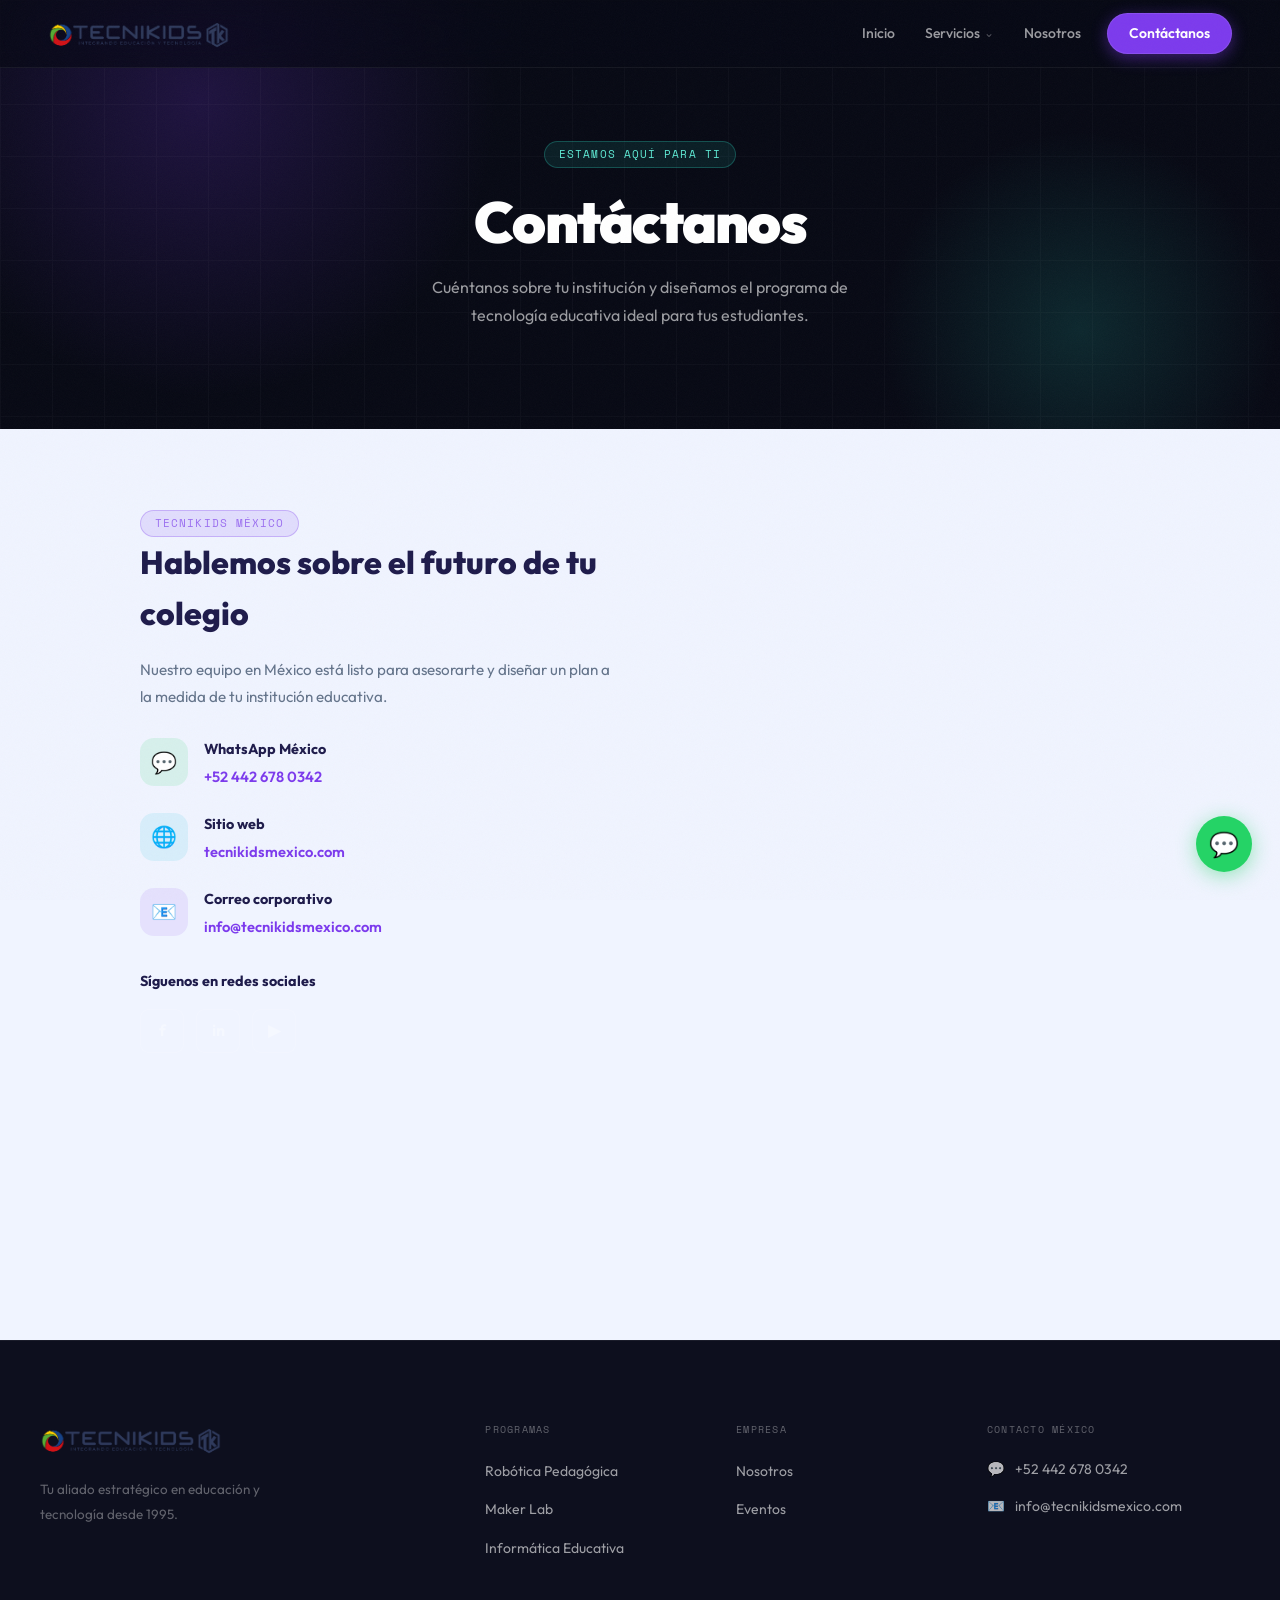
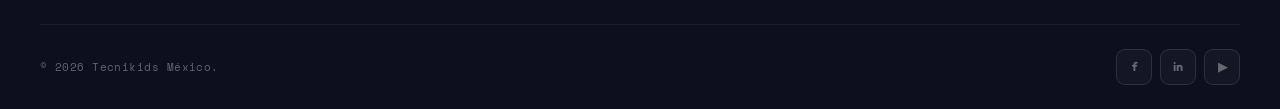
<file: contactenos.html>
<!DOCTYPE html>
<html lang="es">
<head>
  <meta charset="UTF-8"><meta name="viewport" content="width=device-width, initial-scale=1.0">
  <title>Contáctanos — Tecnikids México</title>
  <link rel="stylesheet" href="assets/css/shared.css">
  <style>
    .contact-grid{display:grid;grid-template-columns:1fr 1fr;gap:48px;max-width:1000px;margin:0 auto;}
    .contact-info h2{font-family:'Outfit',sans-serif;font-size:clamp(1.5rem,3vw,2rem);font-weight:800;color:var(--indigo);margin-bottom:16px;}
    .contact-info p{color:var(--gray);font-size:0.95rem;line-height:1.8;margin-bottom:28px;}
    .contact-item{display:flex;align-items:flex-start;gap:16px;margin-bottom:24px;}
    .contact-icon-box{width:48px;height:48px;border-radius:14px;display:flex;align-items:center;justify-content:center;font-size:1.3rem;flex-shrink:0;}
    .contact-icon-box.whatsapp{background:rgba(37,211,102,0.12);color:#25D366;}
    .contact-icon-box.email{background:rgba(124,58,237,0.1);color:var(--purple);}
    .contact-icon-box.web{background:rgba(6,182,212,0.1);color:var(--cyan);}
    .contact-label{font-weight:700;color:var(--indigo);font-size:0.9rem;margin-bottom:4px;}
    .contact-val{color:var(--gray);font-size:0.92rem;}
    .contact-val a{color:var(--purple);text-decoration:none;font-weight:600;}
    .contact-val a:hover{text-decoration:underline;}
    .form-card{background:white;border-radius:24px;padding:40px;box-shadow:0 8px 32px rgba(30,27,75,0.1);border-top:4px solid var(--purple);}
    .form-title{font-family:'Outfit',sans-serif;font-size:1.3rem;font-weight:700;color:var(--indigo);margin-bottom:24px;}
    .form-group{margin-bottom:18px;}
    .form-group label{display:block;font-weight:600;font-size:0.85rem;color:var(--indigo);margin-bottom:6px;}
    .form-group input,.form-group select,.form-group textarea{width:100%;padding:11px 14px;border:2px solid #E2E8F0;border-radius:10px;font-size:0.92rem;font-family:inherit;color:var(--indigo);transition:border-color 0.2s;outline:none;background:white;}
    .form-group input:focus,.form-group select:focus,.form-group textarea:focus{border-color:var(--purple);}
    .form-group textarea{resize:vertical;min-height:100px;}
    .btn-submit{width:100%;padding:13px;background:linear-gradient(135deg,var(--purple),var(--cyan));color:white;border:none;border-radius:10px;font-size:1rem;font-weight:700;cursor:pointer;transition:transform 0.2s,box-shadow 0.2s;}
    .btn-submit:hover{transform:translateY(-2px);box-shadow:0 8px 24px rgba(124,58,237,0.35);}
    .wa-btn{display:flex;align-items:center;justify-content:center;gap:12px;width:100%;padding:14px;background:#25D366;color:white;border-radius:10px;font-size:1rem;font-weight:700;text-decoration:none;margin-bottom:16px;transition:transform 0.2s,box-shadow 0.2s;}
    .wa-btn:hover{transform:translateY(-2px);box-shadow:0 8px 24px rgba(37,211,102,0.4);}
    .or-divider{text-align:center;color:var(--gray);font-size:0.85rem;margin:16px 0;position:relative;}
    .or-divider::before,.or-divider::after{content:'';position:absolute;top:50%;width:42%;height:1px;background:#E2E8F0;}
    .or-divider::before{left:0;} .or-divider::after{right:0;}
    .alert-success{background:#f0fdf4;color:#16a34a;border:1px solid #bbf7d0;border-radius:10px;padding:12px 16px;font-size:0.85rem;margin-bottom:16px;display:none;text-align:center;}
    @media(max-width:768px){.contact-grid{grid-template-columns:1fr;}}
  </style>
</head>
<body>
<nav id="navbar">
  <a href="index.html" class="nav-logo"><img src="assets/img/logo.png" alt="Tecnikids México"></a>
  <div class="nav-links">
    <a href="index.html">Inicio</a>
    <div class="nav-dropdown"><a href="#">Servicios</a>
      <div class="dropdown-menu">
        <a href="robotica-pedagogica.html">Robótica Pedagógica</a>
        <a href="maker-lab.html">Maker Lab</a>
        <a href="informatica-educativa.html">Informática Educativa</a>
      </div>
    </div>
    <a href="sobre-nosotros.html">Nosotros</a>
    <a href="contactenos.html" class="nav-cta">Contáctanos</a>
  </div>
  <button class="hamburger" id="hamburger"><span></span><span></span><span></span></button>
</nav>

<div class="page-hero">
  <div class="ph-orb-1"></div><div class="ph-orb-2"></div><div class="ph-grid"></div><div class="page-hero-content">
    <div class="section-tag">Estamos aquí para ti</div>
    <h1>Contáctanos</h1>
    <p>Cuéntanos sobre tu institución y diseñamos el programa de tecnología educativa ideal para tus estudiantes.</p>
  </div>
</div>

<section style="padding:80px 40px;background:var(--gray-bg);">
  <div class="contact-grid">
    <div class="contact-info">
      <div class="section-tag">Tecnikids México</div>
      <h2>Hablemos sobre el futuro de tu colegio</h2>
      <p>Nuestro equipo en México está listo para asesorarte y diseñar un plan a la medida de tu institución educativa.</p>

      <div class="contact-item">
        <div class="contact-icon-box whatsapp">💬</div>
        <div>
          <div class="contact-label">WhatsApp México</div>
          <div class="contact-val"><a href="https://wa.me/524426780342" target="_blank">+52 442 678 0342</a></div>
        </div>
      </div>
      <div class="contact-item">
        <div class="contact-icon-box web">🌐</div>
        <div>
          <div class="contact-label">Sitio web</div>
          <div class="contact-val"><a href="https://www.tecnikidsmexico.com" target="_blank">tecnikidsmexico.com</a></div>
        </div>
      </div>
      <div class="contact-item">
        <div class="contact-icon-box email">📧</div>
        <div>
          <div class="contact-label">Correo corporativo</div>
          <div class="contact-val"><a href="mailto:info@tecnikidsmexico.com">info@tecnikidsmexico.com</a></div>
        </div>
      </div>

      <div style="margin-top:32px;">
        <div style="font-weight:700;color:var(--indigo);margin-bottom:16px;font-size:0.9rem;">Síguenos en redes sociales</div>
        <div style="display:flex;gap:12px;">
          <a href="https://www.facebook.com/tecnikids" target="_blank" class="social-btn" style="width:44px;height:44px;font-size:1rem;">f</a>
          <a href="https://www.instagram.com/_tecnikids/" target="_blank" class="social-btn" style="width:44px;height:44px;font-size:1rem;">in</a>
          <a href="https://www.youtube.com/user/Tecnikids" target="_blank" class="social-btn" style="width:44px;height:44px;font-size:1rem;">▶</a>
        </div>
      </div>
    </div>

    <div class="form-card" style="padding:0;overflow:hidden;border-top:none;background:transparent;box-shadow:none;">
      <iframe
        src="https://api.rgeducationgroup.org/widget/form/guY2w8mp7rUS1nuKeQN4"
        style="width:100%;height:751px;border:none;border-radius:16px;display:block;"
        id="inline-guY2w8mp7rUS1nuKeQN4"
        data-layout="{'id':'INLINE'}"
        data-trigger-type="alwaysShow"
        data-trigger-value=""
        data-activation-type="alwaysActivated"
        data-activation-value=""
        data-deactivation-type="neverDeactivate"
        data-deactivation-value=""
        data-form-name="Form Pag Web Tecnikids"
        data-height="751"
        data-layout-iframe-id="inline-guY2w8mp7rUS1nuKeQN4"
        data-form-id="guY2w8mp7rUS1nuKeQN4"
        title="Form Pag Web Tecnikids">
      </iframe>
      <script src="https://api.rgeducationgroup.org/js/form_embed.js"></script>
    </div>
  </div>
</section>

<footer>
  <div class="footer-grid">
    <div class="footer-logo"><img src="assets/img/logo.png" alt="Tecnikids"><p class="footer-desc">Tu aliado estratégico en educación y tecnología desde 1995.</p></div>
    <div class="footer-col"><h4>Programas</h4><ul><li><a href="robotica-pedagogica.html">Robótica Pedagógica</a></li><li><a href="maker-lab.html">Maker Lab</a></li><li><a href="informatica-educativa.html">Informática Educativa</a></li></ul></div>
    <div class="footer-col"><h4>Empresa</h4><ul><li><a href="sobre-nosotros.html">Nosotros</a></li><li><a href="index.html#eventos">Eventos</a></li></ul></div>
    <div class="footer-col"><h4>Contacto México</h4><div class="footer-contact-item"><span class="contact-icon">💬</span><a href="https://wa.me/524426780342" target="_blank">+52 442 678 0342</a></div><div class="footer-contact-item"><span class="contact-icon">📧</span><a href="mailto:info@tecnikidsmexico.com">info@tecnikidsmexico.com</a></div></div>
  </div>
  <div class="footer-bottom" style="max-width:1200px;margin:0 auto;"><p class="footer-copy">© 2026 Tecnikids México.</p><div class="footer-socials"><a href="https://www.facebook.com/tecnikids" target="_blank" class="social-btn">f</a><a href="https://www.instagram.com/_tecnikids/" target="_blank" class="social-btn">in</a><a href="https://www.youtube.com/user/Tecnikids" target="_blank" class="social-btn">▶</a></div></div>
</footer>
<a href="https://wa.me/524426780342" target="_blank" class="whatsapp-float">💬</a>
<script>
  window.addEventListener('scroll',()=>{document.getElementById('navbar').classList.toggle('scrolled', window.scrollY > 60);});
  document.getElementById('hamburger').addEventListener('click',()=>{const l=document.querySelector('.nav-links');const open=l.dataset.open==='1';l.dataset.open=open?'0':'1';Object.assign(l.style,open?{display:'none'}:{display:'flex',flexDirection:'column',position:'fixed',top:'58px',left:'0',right:'0',background:'rgba(15,14,42,0.99)',padding:'24px 32px',gap:'20px',zIndex:'99'});});
</script>
</body></html>
</file>
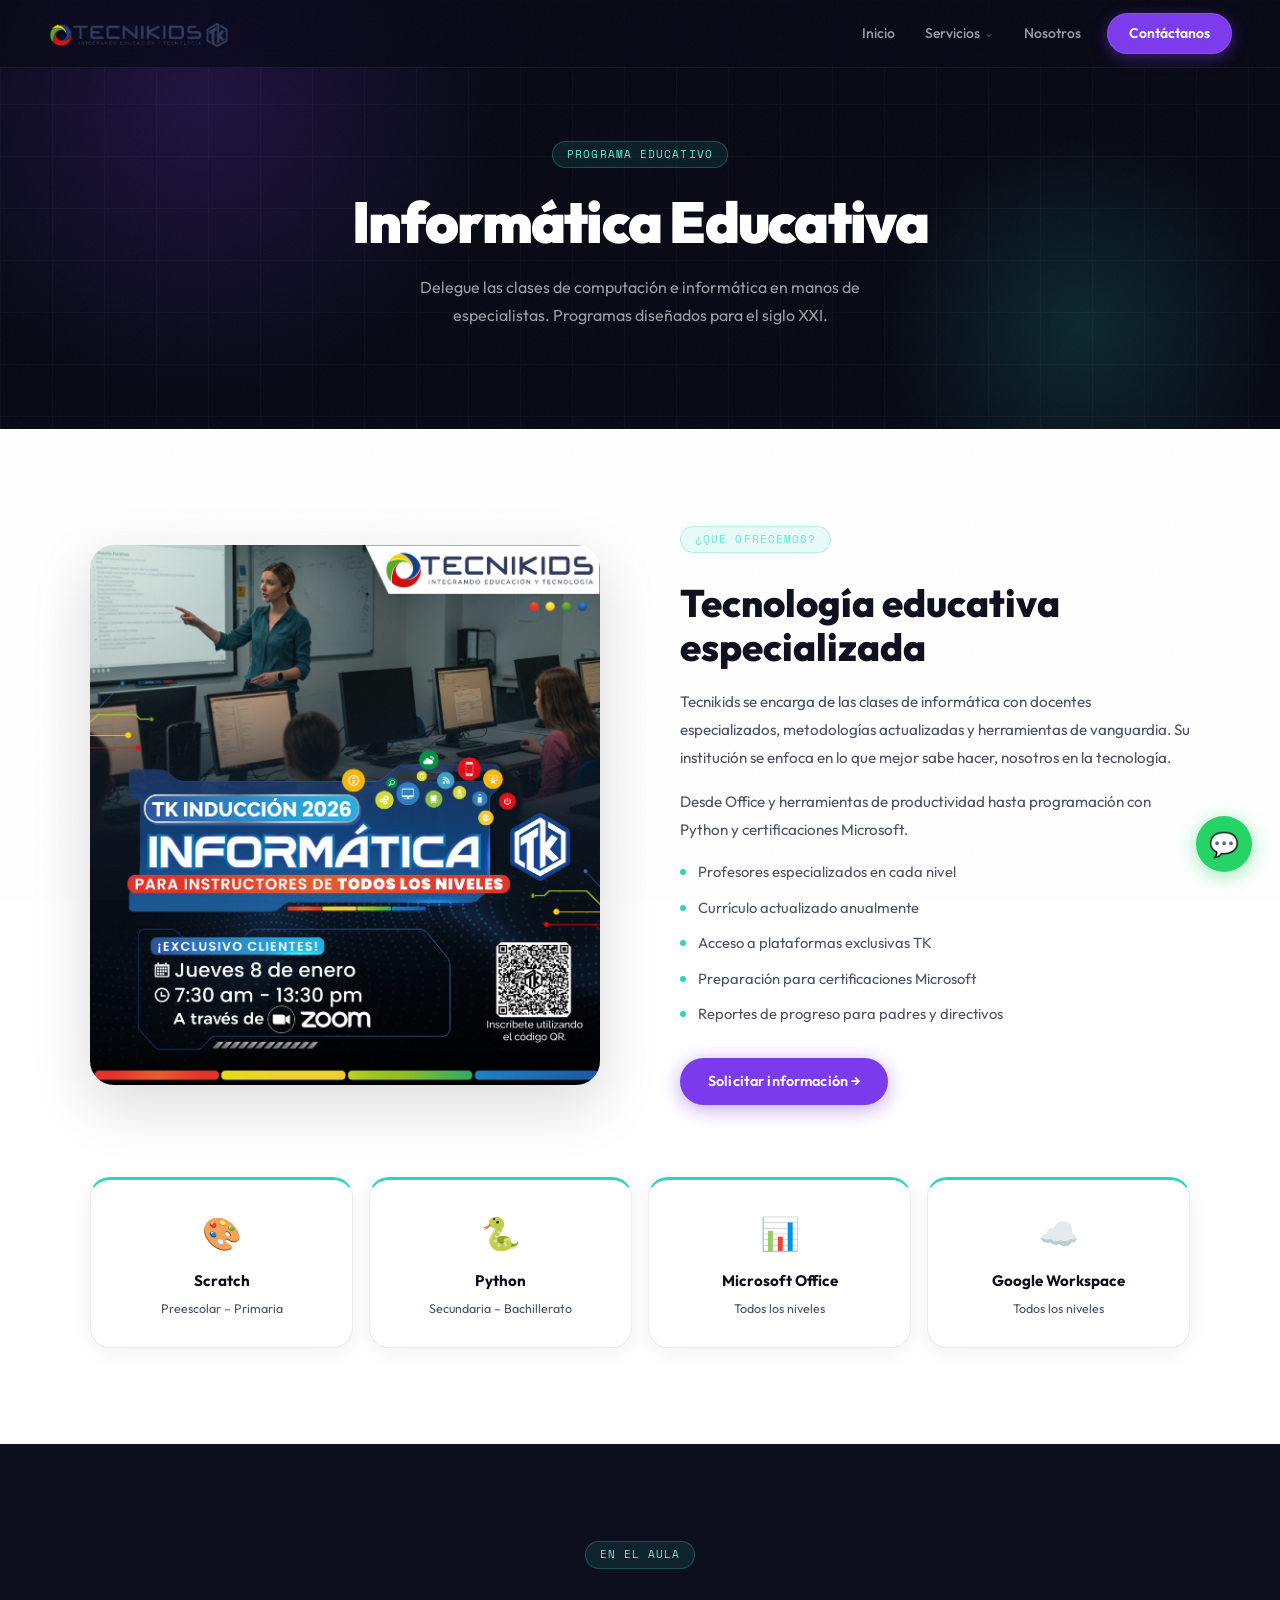
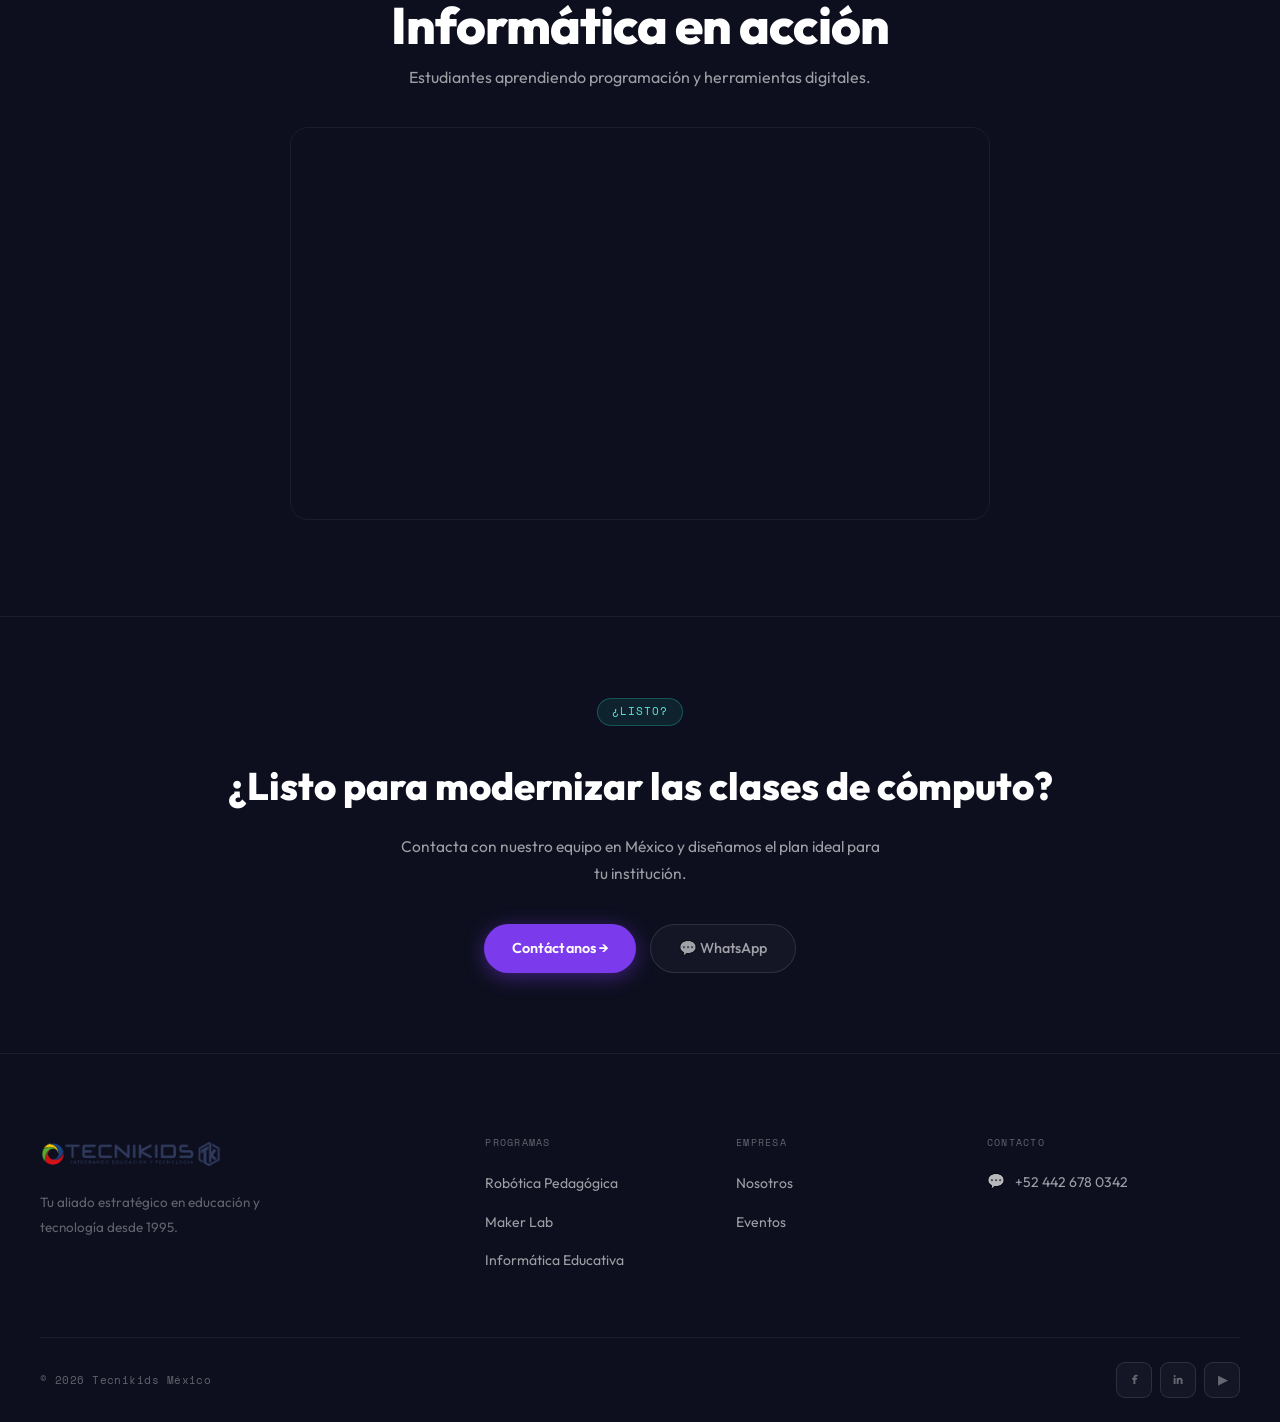
<file: informatica-educativa.html>
<!DOCTYPE html>
<html lang="es">
<head>
  <meta charset="UTF-8"><meta name="viewport" content="width=device-width, initial-scale=1.0">
  <title>Informática Educativa — Tecnikids México</title>
  <link rel="stylesheet" href="assets/css/shared.css">
  <style>
    .srv-section { padding: 96px 48px; background: #fff; }
    .srv-grid { display: grid; grid-template-columns: 1fr 1fr; gap: 80px; align-items: center; max-width: 1100px; margin: 0 auto; }
    .srv-img { border-radius: 24px; overflow: hidden; box-shadow: 0 20px 60px rgba(14,16,30,0.15); }
    .srv-img img { width: 100%; display: block; }
    .srv-text h2 { font-family:'Outfit',sans-serif; font-size:clamp(1.8rem,3vw,2.4rem); font-weight:800; color:var(--lt-txt-1); margin:14px 0 18px; line-height:1.15; }
    .srv-text p { color:var(--lt-txt-2); font-size:0.95rem; line-height:1.85; margin-bottom:16px; }
    .srv-text ul { list-style:none; display:flex; flex-direction:column; gap:12px; margin-bottom:32px; }
    .srv-text ul li { display:flex; align-items:center; gap:12px; color:var(--lt-txt-2); font-size:0.92rem; }
    .srv-text ul li::before { content:''; width:6px; height:6px; border-radius:50%; background:var(--teal); flex-shrink:0; }
    .tools-grid { display:grid; grid-template-columns:repeat(4,1fr); gap:16px; max-width:1100px; margin:72px auto 0; }
    .tool-card { background:#fff; border-radius:20px; padding:28px 20px; text-align:center; border:1px solid var(--lt-border); box-shadow:0 4px 20px rgba(14,16,30,0.06); border-top:3px solid var(--teal); transition:transform 0.25s,box-shadow 0.25s; }
    .tool-card:hover { transform:translateY(-4px); box-shadow:0 12px 40px rgba(14,16,30,0.1); }
    .tool-icon { font-size:2rem; margin-bottom:10px; }
    .tool-name { font-family:'Outfit',sans-serif; font-weight:700; color:var(--lt-txt-1); font-size:0.95rem; margin-bottom:6px; }
    .tool-level { color:var(--lt-txt-2); font-size:0.78rem; }
    .video-band { background:var(--deep); padding:96px 48px; text-align:center; }
    .video-wrap { border-radius:18px; overflow:hidden; aspect-ratio:16/9; max-width:700px; margin:0 auto; border:1px solid var(--border); }
    .video-wrap iframe { width:100%; height:100%; border:none; display:block; }
    .cta-band { background:var(--deep); padding:80px 48px; text-align:center; border-top:1px solid var(--border); }
    .cta-band h2 { font-family:'Outfit',sans-serif; font-size:clamp(1.6rem,3.5vw,2.4rem); font-weight:800; color:#fff; margin:14px 0 16px; }
    .cta-band p { color:var(--txt-2); max-width:480px; margin:0 auto 36px; font-size:0.97rem; line-height:1.75; }
    .cta-btns { display:flex; gap:14px; justify-content:center; flex-wrap:wrap; }
    @media(max-width:768px){ .srv-section,.video-band,.cta-band{padding:72px 20px;} .srv-grid{grid-template-columns:1fr;gap:40px;} .tools-grid{grid-template-columns:repeat(2,1fr);} }
  </style>
</head>
<body>
<nav id="navbar">
  <a href="index.html" class="nav-logo"><img src="assets/img/logo.png" alt="Tecnikids México"></a>
  <div class="nav-links">
    <a href="index.html">Inicio</a>
    <div class="nav-dropdown"><a href="#">Servicios</a>
      <div class="dropdown-menu">
        <a href="robotica-pedagogica.html">Robótica Pedagógica</a>
        <a href="maker-lab.html">Maker Lab</a>
        <a href="informatica-educativa.html">Informática Educativa</a>
      </div>
    </div>
    <a href="sobre-nosotros.html">Nosotros</a>
    <a href="contactenos.html" class="nav-cta">Contáctanos</a>
  </div>
  <button class="hamburger" id="hamburger"><span></span><span></span><span></span></button>
</nav>

<div class="page-hero">
  <div class="ph-orb-1"></div><div class="ph-orb-2"></div><div class="ph-grid"></div>
  <div class="page-hero-content">
    <div class="tag teal">Programa educativo</div>
    <h1>Informática Educativa</h1>
    <p>Delegue las clases de computación e informática en manos de especialistas. Programas diseñados para el siglo XXI.</p>
  </div>
</div>

<section class="srv-section">
  <div class="srv-grid">
    <div class="srv-img"><img src="assets/img/informatica.png" alt="Informática Educativa"></div>
    <div class="srv-text">
      <div class="tag teal" style="margin-bottom:14px;">¿Qué ofrecemos?</div>
      <h2>Tecnología educativa especializada</h2>
      <p>Tecnikids se encarga de las clases de informática con docentes especializados, metodologías actualizadas y herramientas de vanguardia. Su institución se enfoca en lo que mejor sabe hacer, nosotros en la tecnología.</p>
      <p>Desde Office y herramientas de productividad hasta programación con Python y certificaciones Microsoft.</p>
      <ul>
        <li>Profesores especializados en cada nivel</li>
        <li>Currículo actualizado anualmente</li>
        <li>Acceso a plataformas exclusivas TK</li>
        <li>Preparación para certificaciones Microsoft</li>
        <li>Reportes de progreso para padres y directivos</li>
      </ul>
      <a href="contactenos.html" class="btn-primary">Solicitar información →</a>
    </div>
  </div>
  <div class="tools-grid">
    <div class="tool-card"><div class="tool-icon">🎨</div><div class="tool-name">Scratch</div><div class="tool-level">Preescolar – Primaria</div></div>
    <div class="tool-card"><div class="tool-icon">🐍</div><div class="tool-name">Python</div><div class="tool-level">Secundaria – Bachillerato</div></div>
    <div class="tool-card"><div class="tool-icon">📊</div><div class="tool-name">Microsoft Office</div><div class="tool-level">Todos los niveles</div></div>
    <div class="tool-card"><div class="tool-icon">☁️</div><div class="tool-name">Google Workspace</div><div class="tool-level">Todos los niveles</div></div>
  </div>
</section>

<div class="video-band">
  <div class="tag teal" style="margin-bottom:18px;">En el aula</div>
  <h2 class="section-title light" style="margin-bottom:12px;">Informática en acción</h2>
  <p style="color:var(--txt-2);margin-bottom:36px;">Estudiantes aprendiendo programación y herramientas digitales.</p>
  <div class="video-wrap"><iframe src="https://www.youtube.com/embed/dVoYnDGG2kI" title="Informática Tecnikids" allowfullscreen loading="lazy"></iframe></div>
</div>

<div class="cta-band">
  <div class="tag teal" style="margin-bottom:16px;">¿Listo?</div>
  <h2>¿Listo para modernizar las clases de cómputo?</h2>
  <p>Contacta con nuestro equipo en México y diseñamos el plan ideal para tu institución.</p>
  <div class="cta-btns">
    <a href="contactenos.html" class="btn-primary">Contáctanos →</a>
    <a href="#" class="btn-outline">💬 WhatsApp</a>
  </div>
</div>

<footer>
  <div class="footer-grid">
    <div class="footer-logo"><img src="assets/img/logo.png" alt="Tecnikids"><p class="footer-desc">Tu aliado estratégico en educación y tecnología desde 1995.</p></div>
    <div class="footer-col"><h4>Programas</h4><ul><li><a href="robotica-pedagogica.html">Robótica Pedagógica</a></li><li><a href="maker-lab.html">Maker Lab</a></li><li><a href="informatica-educativa.html">Informática Educativa</a></li></ul></div>
    <div class="footer-col"><h4>Empresa</h4><ul><li><a href="sobre-nosotros.html">Nosotros</a></li><li><a href="index.html#eventos">Eventos</a></li></ul></div>
    <div class="footer-col"><h4>Contacto</h4><div class="footer-contact-item"><span class="contact-icon">💬</span><a href="https://wa.me/524426780342">+52 442 678 0342</a></div></div>
  </div>
  <div class="footer-bottom"><p class="footer-copy">© 2026 Tecnikids México</p><div class="footer-socials"><a href="https://www.facebook.com/tecnikids" target="_blank" class="social-btn">f</a><a href="https://www.instagram.com/_tecnikids/" target="_blank" class="social-btn">in</a><a href="https://www.youtube.com/user/Tecnikids" target="_blank" class="social-btn">▶</a></div></div>
</footer>
<a href="#" class="whatsapp-float">💬</a>
<script>
  window.addEventListener('scroll',()=>{document.getElementById('navbar').classList.toggle('scrolled',window.scrollY>60);});
  document.getElementById('hamburger').addEventListener('click',()=>{const l=document.querySelector('.nav-links');const o=l.dataset.open==='1';l.dataset.open=o?'0':'1';Object.assign(l.style,o?{display:'none'}:{display:'flex',flexDirection:'column',position:'fixed',top:'60px',left:'0',right:'0',background:'rgba(7,9,20,0.98)',padding:'20px',gap:'4px',zIndex:'999',borderBottom:'1px solid rgba(255,255,255,0.06)'});});
</script>
</body></html>
</file>
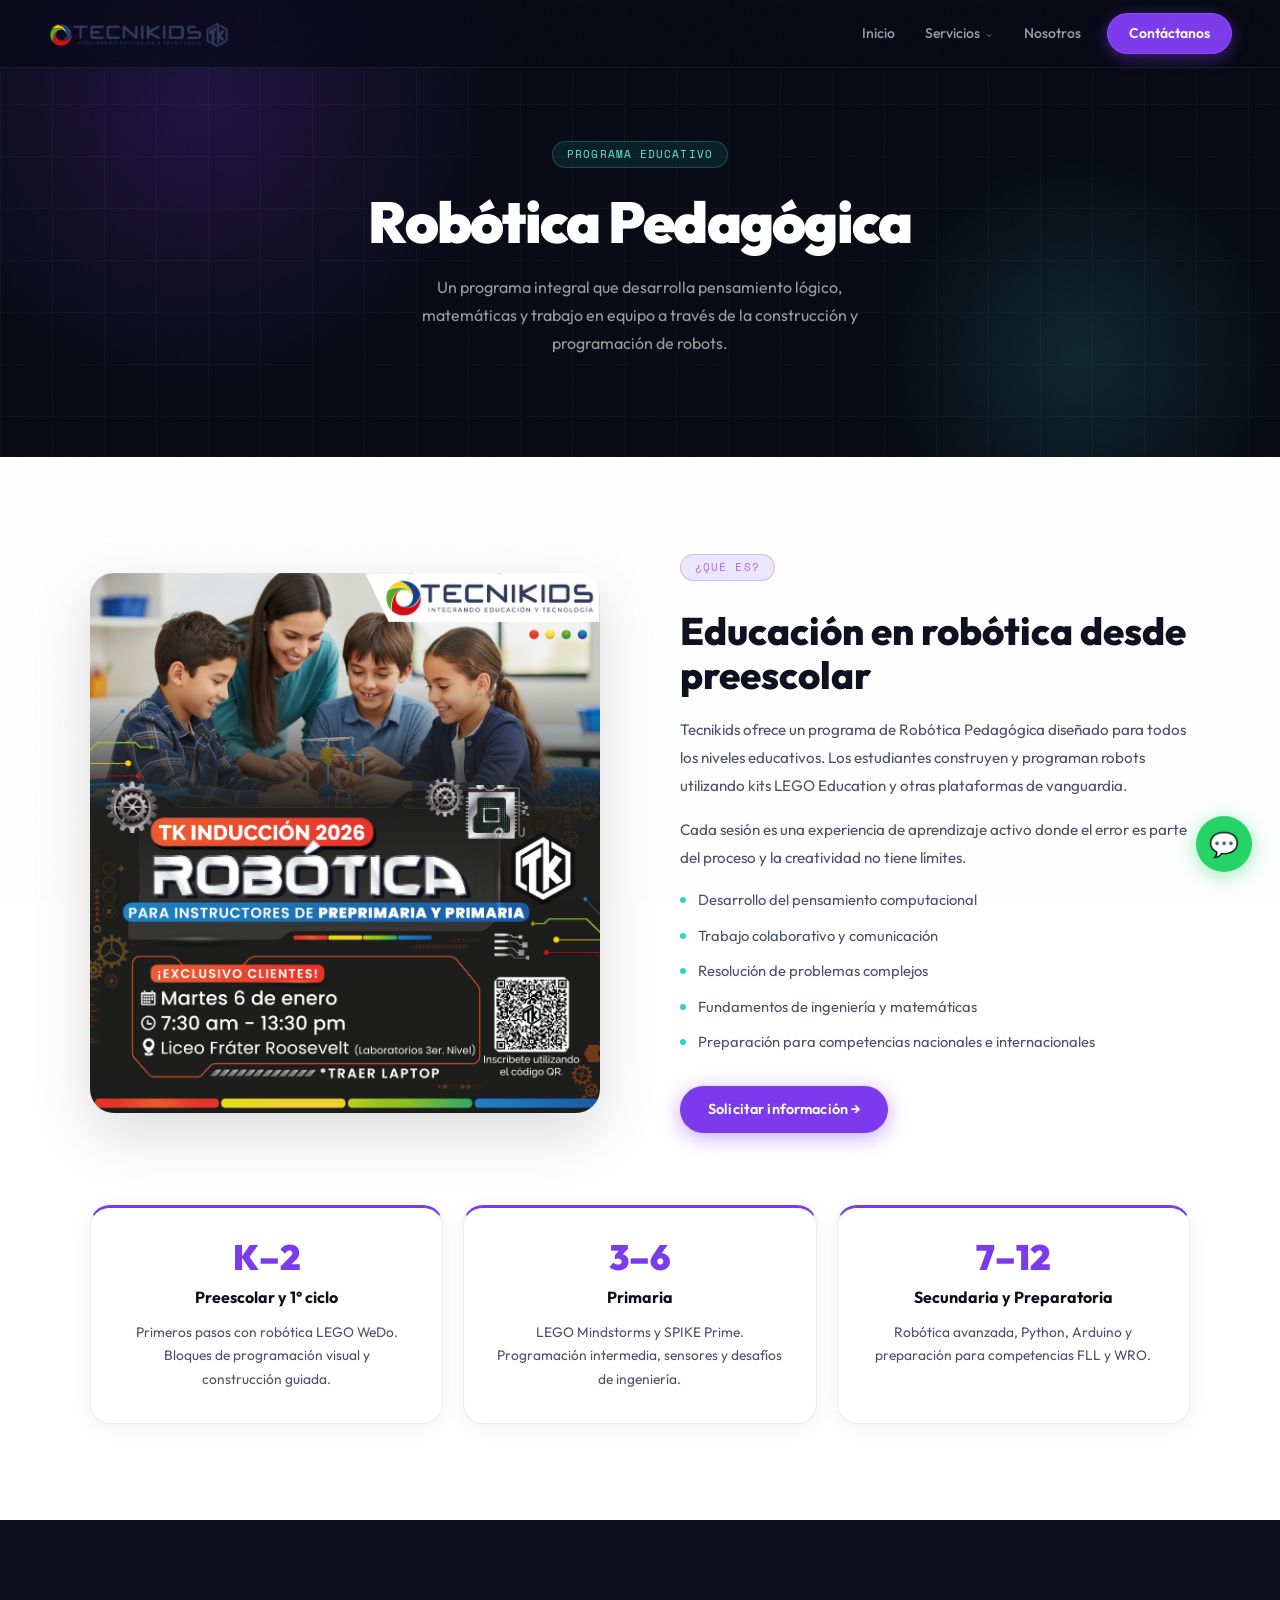
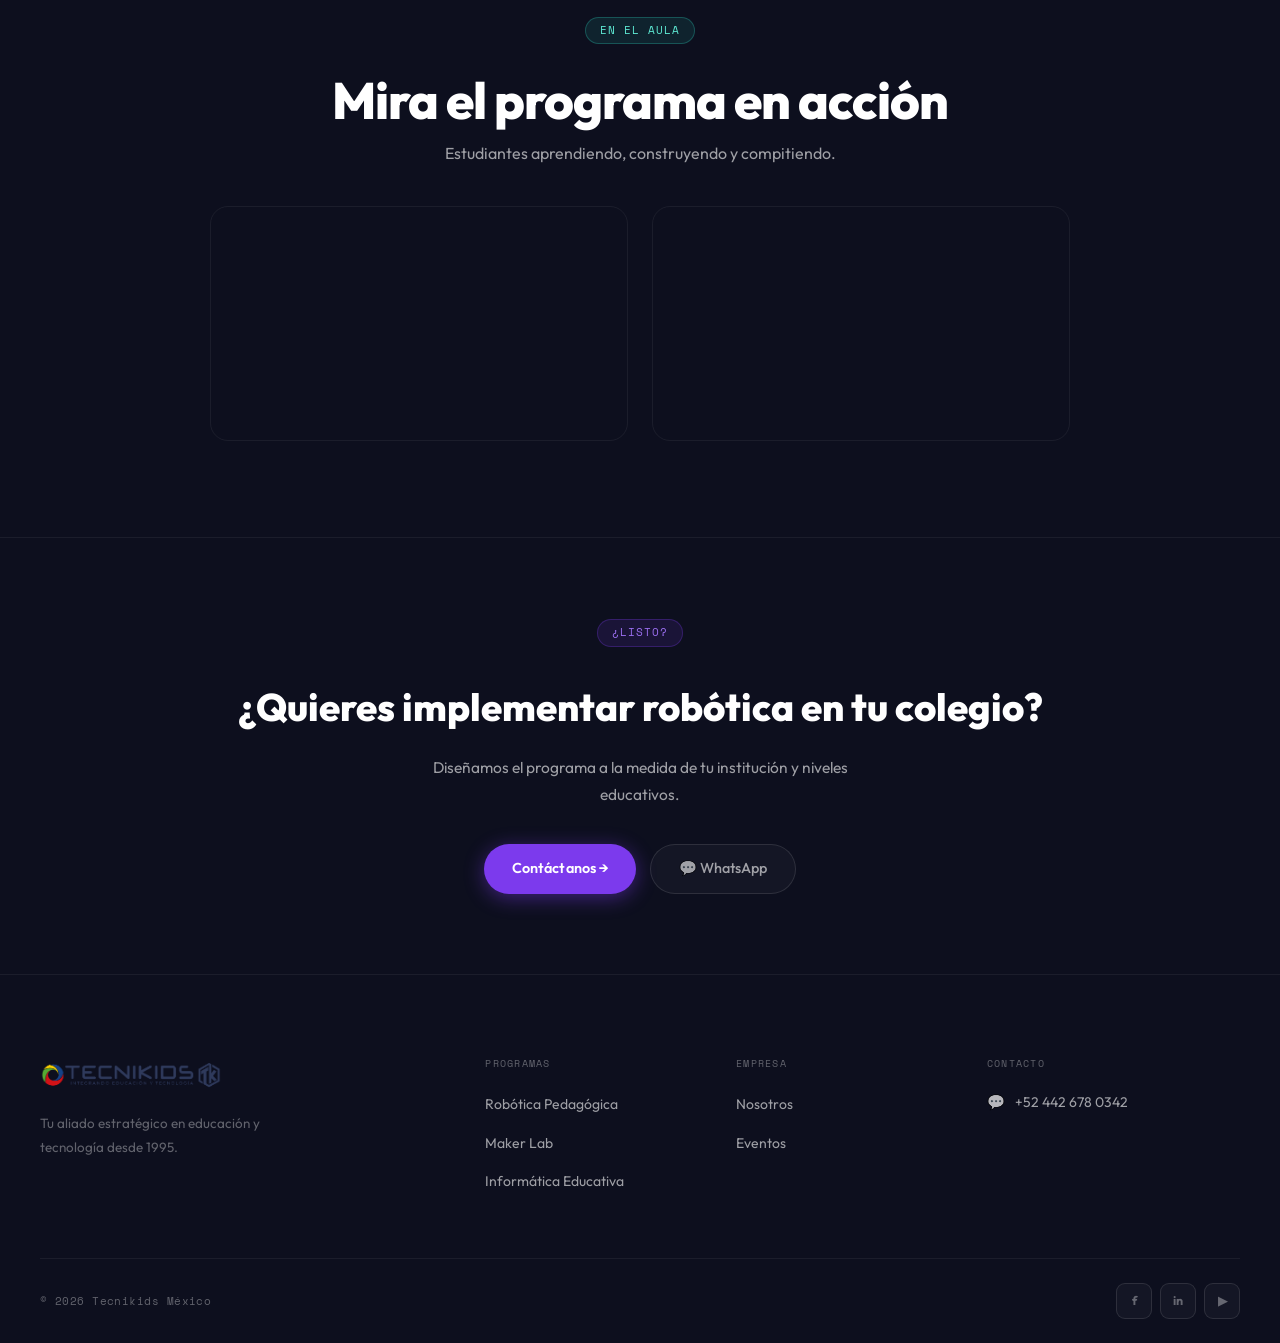
<file: robotica-pedagogica.html>
<!DOCTYPE html>
<html lang="es">
<head>
  <meta charset="UTF-8"><meta name="viewport" content="width=device-width, initial-scale=1.0">
  <title>Robótica Pedagógica — Tecnikids México</title>
  <link rel="stylesheet" href="assets/css/shared.css">
  <style>
    .srv-section { padding: 96px 48px; background: #fff; }
    .srv-grid { display: grid; grid-template-columns: 1fr 1fr; gap: 80px; align-items: center; max-width: 1100px; margin: 0 auto; }
    .srv-img { border-radius: 24px; overflow: hidden; box-shadow: 0 20px 60px rgba(14,16,30,0.15); }
    .srv-img img { width: 100%; display: block; }
    .srv-text h2 { font-family:'Outfit',sans-serif; font-size:clamp(1.8rem,3vw,2.4rem); font-weight:800; color:var(--lt-txt-1); margin:14px 0 18px; line-height:1.15; }
    .srv-text p { color:var(--lt-txt-2); font-size:0.95rem; line-height:1.85; margin-bottom:16px; }
    .srv-text ul { list-style:none; display:flex; flex-direction:column; gap:12px; margin-bottom:32px; }
    .srv-text ul li { display:flex; align-items:center; gap:12px; color:var(--lt-txt-2); font-size:0.92rem; }
    .srv-text ul li::before { content:''; width:6px; height:6px; border-radius:50%; background:var(--teal); flex-shrink:0; }
    .levels-wrap { max-width:1100px; margin:72px auto 0; display:grid; grid-template-columns:repeat(3,1fr); gap:20px; }
    .level-card { background:#fff; border-radius:20px; padding:32px; border:1px solid var(--lt-border); box-shadow:0 4px 20px rgba(14,16,30,0.06); text-align:center; border-top:3px solid var(--purple); transition:transform 0.25s,box-shadow 0.25s; }
    .level-card:hover { transform:translateY(-4px); box-shadow:0 12px 40px rgba(14,16,30,0.1); }
    .level-badge { font-family:'Outfit',sans-serif; font-size:2.2rem; font-weight:900; color:var(--purple); line-height:1; margin-bottom:10px; }
    .level-name { font-family:'Outfit',sans-serif; font-weight:700; color:var(--lt-txt-1); font-size:1rem; margin-bottom:10px; }
    .level-desc { color:var(--lt-txt-2); font-size:0.86rem; line-height:1.7; }
    .video-band { background:var(--deep); padding:96px 48px; text-align:center; }
    .videos-grid { display:grid; grid-template-columns:repeat(2,1fr); gap:24px; max-width:860px; margin:0 auto; }
    .video-wrap { border-radius:18px; overflow:hidden; aspect-ratio:16/9; border:1px solid var(--border); }
    .video-wrap iframe { width:100%; height:100%; border:none; display:block; }
    .cta-band { background:var(--deep); padding:80px 48px; text-align:center; border-top:1px solid var(--border); }
    .cta-band h2 { font-family:'Outfit',sans-serif; font-size:clamp(1.6rem,3.5vw,2.4rem); font-weight:800; color:#fff; margin:14px 0 16px; }
    .cta-band p { color:var(--txt-2); max-width:480px; margin:0 auto 36px; font-size:0.97rem; line-height:1.75; }
    .cta-btns { display:flex; gap:14px; justify-content:center; flex-wrap:wrap; }
    @media(max-width:768px){ .srv-section,.video-band,.cta-band{padding:72px 20px;} .srv-grid{grid-template-columns:1fr;gap:40px;} .levels-wrap{grid-template-columns:1fr;} .videos-grid{grid-template-columns:1fr;} }
  </style>
</head>
<body>
<nav id="navbar">
  <a href="index.html" class="nav-logo"><img src="assets/img/logo.png" alt="Tecnikids México"></a>
  <div class="nav-links">
    <a href="index.html">Inicio</a>
    <div class="nav-dropdown"><a href="#">Servicios</a>
      <div class="dropdown-menu">
        <a href="robotica-pedagogica.html">Robótica Pedagógica</a>
        <a href="maker-lab.html">Maker Lab</a>
        <a href="informatica-educativa.html">Informática Educativa</a>
      </div>
    </div>
    <a href="sobre-nosotros.html">Nosotros</a>
    <a href="contactenos.html" class="nav-cta">Contáctanos</a>
  </div>
  <button class="hamburger" id="hamburger"><span></span><span></span><span></span></button>
</nav>

<div class="page-hero">
  <div class="ph-orb-1"></div><div class="ph-orb-2"></div><div class="ph-grid"></div>
  <div class="page-hero-content">
    <div class="tag teal">Programa educativo</div>
    <h1>Robótica Pedagógica</h1>
    <p>Un programa integral que desarrolla pensamiento lógico, matemáticas y trabajo en equipo a través de la construcción y programación de robots.</p>
  </div>
</div>

<section class="srv-section">
  <div class="srv-grid">
    <div class="srv-img"><img src="assets/img/robotica-pri.png" alt="Robótica Pedagógica"></div>
    <div class="srv-text">
      <div class="tag" style="margin-bottom:14px;">¿Qué es?</div>
      <h2>Educación en robótica desde preescolar</h2>
      <p>Tecnikids ofrece un programa de Robótica Pedagógica diseñado para todos los niveles educativos. Los estudiantes construyen y programan robots utilizando kits LEGO Education y otras plataformas de vanguardia.</p>
      <p>Cada sesión es una experiencia de aprendizaje activo donde el error es parte del proceso y la creatividad no tiene límites.</p>
      <ul>
        <li>Desarrollo del pensamiento computacional</li>
        <li>Trabajo colaborativo y comunicación</li>
        <li>Resolución de problemas complejos</li>
        <li>Fundamentos de ingeniería y matemáticas</li>
        <li>Preparación para competencias nacionales e internacionales</li>
      </ul>
      <a href="contactenos.html" class="btn-primary">Solicitar información →</a>
    </div>
  </div>
  <div class="levels-wrap">
    <div class="level-card"><div class="level-badge">K–2</div><div class="level-name">Preescolar y 1° ciclo</div><p class="level-desc">Primeros pasos con robótica LEGO WeDo. Bloques de programación visual y construcción guiada.</p></div>
    <div class="level-card"><div class="level-badge">3–6</div><div class="level-name">Primaria</div><p class="level-desc">LEGO Mindstorms y SPIKE Prime. Programación intermedia, sensores y desafíos de ingeniería.</p></div>
    <div class="level-card"><div class="level-badge">7–12</div><div class="level-name">Secundaria y Preparatoria</div><p class="level-desc">Robótica avanzada, Python, Arduino y preparación para competencias FLL y WRO.</p></div>
  </div>
</section>

<div class="video-band">
  <div class="tag teal" style="margin-bottom:18px;">En el aula</div>
  <h2 class="section-title light" style="margin-bottom:12px;">Mira el programa en acción</h2>
  <p style="color:var(--txt-2);margin-bottom:40px;">Estudiantes aprendiendo, construyendo y compitiendo.</p>
  <div class="videos-grid">
    <div class="video-wrap"><iframe src="https://www.youtube.com/embed/giZRu3GeyoY" title="Robótica Tecnikids" allowfullscreen loading="lazy"></iframe></div>
    <div class="video-wrap"><iframe src="https://www.youtube.com/embed/FopNC8waSEY" title="Robótica Tecnikids" allowfullscreen loading="lazy"></iframe></div>
  </div>
</div>

<div class="cta-band">
  <div class="tag" style="margin-bottom:16px;">¿Listo?</div>
  <h2>¿Quieres implementar robótica en tu colegio?</h2>
  <p>Diseñamos el programa a la medida de tu institución y niveles educativos.</p>
  <div class="cta-btns">
    <a href="contactenos.html" class="btn-primary">Contáctanos →</a>
    <a href="#" class="btn-outline">💬 WhatsApp</a>
  </div>
</div>

<footer>
  <div class="footer-grid">
    <div class="footer-logo"><img src="assets/img/logo.png" alt="Tecnikids"><p class="footer-desc">Tu aliado estratégico en educación y tecnología desde 1995.</p></div>
    <div class="footer-col"><h4>Programas</h4><ul><li><a href="robotica-pedagogica.html">Robótica Pedagógica</a></li><li><a href="maker-lab.html">Maker Lab</a></li><li><a href="informatica-educativa.html">Informática Educativa</a></li></ul></div>
    <div class="footer-col"><h4>Empresa</h4><ul><li><a href="sobre-nosotros.html">Nosotros</a></li><li><a href="index.html#eventos">Eventos</a></li></ul></div>
    <div class="footer-col"><h4>Contacto</h4><div class="footer-contact-item"><span class="contact-icon">💬</span><a href="https://wa.me/524426780342">+52 442 678 0342</a></div></div>
  </div>
  <div class="footer-bottom"><p class="footer-copy">© 2026 Tecnikids México</p><div class="footer-socials"><a href="https://www.facebook.com/tecnikids" target="_blank" class="social-btn">f</a><a href="https://www.instagram.com/_tecnikids/" target="_blank" class="social-btn">in</a><a href="https://www.youtube.com/user/Tecnikids" target="_blank" class="social-btn">▶</a></div></div>
</footer>
<a href="#" class="whatsapp-float">💬</a>
<script>
  window.addEventListener('scroll',()=>{document.getElementById('navbar').classList.toggle('scrolled',window.scrollY>60);});
  document.getElementById('hamburger').addEventListener('click',()=>{const l=document.querySelector('.nav-links');const o=l.dataset.open==='1';l.dataset.open=o?'0':'1';Object.assign(l.style,o?{display:'none'}:{display:'flex',flexDirection:'column',position:'fixed',top:'60px',left:'0',right:'0',background:'rgba(7,9,20,0.98)',padding:'20px',gap:'4px',zIndex:'999',borderBottom:'1px solid rgba(255,255,255,0.06)'});});
</script>
</body></html>
</file>
<file: assets/css/shared.css>
/* ═══════════════════════════════════════════════════
   TECNIKIDS MÉXICO — Signal Design System v3
   Font: Outfit (display + body) · Space Mono (tech accents)
   ═══════════════════════════════════════════════════ */
@import url('https://fonts.googleapis.com/css2?family=Outfit:wght@300;400;500;600;700;800;900&family=Space+Mono:wght@400;700&display=swap');

*, *::before, *::after { box-sizing: border-box; margin: 0; padding: 0; }

:root {
  /* Core palette */
  --void:        #070914;
  --deep:        #0D0F1E;
  --surface:     #14172B;
  --raised:      #1B1F38;
  --border:      rgba(255,255,255,0.06);
  --border-m:    rgba(255,255,255,0.11);

  /* Brand accents */
  --purple:      #7C3AED;
  --purple-soft: #9B6FF0;
  --purple-glow: rgba(124,58,237,0.45);
  --teal:        #2DD4BF;
  --teal-soft:   #5EEAD4;
  --teal-glow:   rgba(45,212,191,0.4);
  --amber:       #F59E0B;
  --amber-soft:  #FCD34D;

  /* Text */
  --txt-1:  #FFFFFF;
  --txt-2:  rgba(255,255,255,0.6);
  --txt-3:  rgba(255,255,255,0.35);

  /* Light mode */
  --lt-bg:      #F7F8FC;
  --lt-card:    #FFFFFF;
  --lt-border:  rgba(20,23,43,0.08);
  --lt-txt-1:   #0D0F1E;
  --lt-txt-2:   #4A5168;

  /* Fonts */
  --f-display: 'Outfit', sans-serif;
  --f-body:    'Outfit', sans-serif;
  --f-mono:    'Space Mono', monospace;

  /* ── Legacy aliases (sub-pages compatibility) ── */
  --indigo:        #1E1B4B;
  --indigo-deep:   #0F0E2A;
  --purple-light:  #A78BFA;
  --purple-mid:    #6D28D9;
  --cyan:          #2DD4BF;
  --cyan-light:    #5EEAD4;
  --amber-light:   #FCD34D;
  --gray:          #64748B;
  --gray-light:    #94A3B8;
  --gray-bg:       #F0F4FF;
  --dark:          #0D0F1E;
  --dark-2:        #13113A;
  --white:         #FFFFFF;
  --border-dark:   rgba(255,255,255,0.07);
  --border-purple: rgba(124,58,237,0.3);
  --lt-bg:         #F0F4FF;
  --lt-card:       #FFFFFF;
  --lt-border:     rgba(20,23,43,0.08);
  --lt-txt-1:      #0D0F1E;
  --lt-txt-2:      #4A5168;
}

html { scroll-behavior: smooth; }
body {
  font-family: var(--f-body); background: var(--void);
  color: var(--txt-1); overflow-x: hidden; line-height: 1.6;
}
img { max-width: 100%; display: block; }

/* ─── Grain overlay (subtle) ─── */
body::after {
  content: '';
  position: fixed; inset: 0; z-index: 9000;
  pointer-events: none;
  background-image: url("data:image/svg+xml,%3Csvg xmlns='http://www.w3.org/2000/svg' width='300' height='300'%3E%3Cfilter id='n'%3E%3CfeTurbulence type='fractalNoise' baseFrequency='.85' numOctaves='4' stitchTiles='stitch'/%3E%3C/filter%3E%3Crect width='300' height='300' filter='url(%23n)' opacity='1'/%3E%3C/svg%3E");
  opacity: 0.032;
  background-size: 200px 200px;
}

/* ═══════════════════════════
   NAVBAR
═══════════════════════════ */
#navbar {
  position: fixed; top: 0; left: 0; right: 0; z-index: 1000;
  height: 68px; display: flex; align-items: center; justify-content: space-between;
  padding: 0 48px;
  background: rgba(7,9,20,0.72);
  backdrop-filter: blur(28px) saturate(1.5);
  border-bottom: 1px solid var(--border);
  transition: background 0.4s, border-color 0.4s;
}
#navbar.scrolled { background: rgba(7,9,20,0.95); border-color: var(--border-m); }

.nav-logo img { height: 38px; }

.nav-links { display: flex; align-items: center; gap: 2px; }
.nav-links > a, .nav-dropdown > a {
  color: var(--txt-2); font-family: var(--f-body); font-size: 0.875rem; font-weight: 500;
  text-decoration: none; padding: 8px 14px; border-radius: 8px;
  transition: color 0.18s, background 0.18s;
}
.nav-links > a:hover, .nav-dropdown > a:hover { color: var(--txt-1); background: rgba(255,255,255,0.06); }

.nav-cta {
  margin-left: 10px !important; padding: 9px 22px !important;
  background: var(--purple) !important; color: #fff !important;
  border-radius: 50px !important; font-weight: 600 !important;
  box-shadow: 0 0 0 1px rgba(255,255,255,0.1) inset, 0 4px 16px var(--purple-glow);
  transition: all 0.22s !important;
}
.nav-cta:hover { transform: translateY(-1px) !important; box-shadow: 0 0 0 1px rgba(255,255,255,0.1) inset, 0 8px 24px var(--purple-glow) !important; }

/* Dropdown */
.nav-dropdown { position: relative; }
.nav-dropdown > a {
  display: flex; align-items: center; gap: 4px;
}
.nav-dropdown > a::after { content: '⌄'; font-size: 0.75rem; opacity: 0.5; line-height: 1; }
.dropdown-menu {
  position: absolute; top: calc(100% + 8px); left: 0;
  min-width: 228px; padding: 6px;
  background: rgba(13,15,30,0.97); backdrop-filter: blur(24px);
  border: 1px solid var(--border-m); border-radius: 14px;
  box-shadow: 0 24px 48px rgba(0,0,0,0.6);
  opacity: 0; visibility: hidden; transform: translateY(-6px);
  transition: all 0.2s cubic-bezier(0.4,0,0.2,1);
}
.nav-dropdown:hover .dropdown-menu { opacity: 1; visibility: visible; transform: translateY(0); }
.dropdown-menu a {
  display: block; padding: 10px 14px; border-radius: 9px;
  color: var(--txt-2); font-size: 0.875rem; text-decoration: none; transition: all 0.15s;
}
.dropdown-menu a:hover { color: var(--txt-1); background: rgba(124,58,237,0.18); }

.hamburger { display: none; flex-direction: column; gap: 5px; background: none; border: none; cursor: pointer; padding: 5px; }
.hamburger span { width: 20px; height: 1.5px; background: var(--txt-2); border-radius: 2px; display: block; transition: all 0.3s; }

/* ═══════════════════════════
   BUTTONS
═══════════════════════════ */
.btn-primary {
  display: inline-flex; align-items: center; gap: 8px;
  padding: 12px 28px; border-radius: 50px;
  background: var(--purple); color: #fff;
  font-family: var(--f-body); font-weight: 600; font-size: 0.9rem;
  text-decoration: none; letter-spacing: 0.01em;
  box-shadow: 0 4px 20px var(--purple-glow); transition: all 0.22s;
}
.btn-primary:hover { transform: translateY(-2px); box-shadow: 0 8px 32px var(--purple-glow); filter: brightness(1.1); }

.btn-outline {
  display: inline-flex; align-items: center; gap: 8px;
  padding: 12px 28px; border-radius: 50px;
  border: 1px solid var(--border-m); color: var(--txt-2);
  font-family: var(--f-body); font-weight: 500; font-size: 0.9rem;
  text-decoration: none; transition: all 0.22s; background: rgba(255,255,255,0.03);
}
.btn-outline:hover { border-color: var(--teal); color: var(--teal); transform: translateY(-2px); background: rgba(45,212,191,0.05); }

.btn-teal {
  display: inline-flex; align-items: center; gap: 8px;
  padding: 12px 28px; border-radius: 50px;
  background: var(--teal); color: var(--void);
  font-family: var(--f-body); font-weight: 700; font-size: 0.9rem;
  text-decoration: none; transition: all 0.22s;
  box-shadow: 0 4px 20px var(--teal-glow);
}
.btn-teal:hover { transform: translateY(-2px); box-shadow: 0 8px 32px var(--teal-glow); filter: brightness(1.08); }

/* ═══════════════════════════
   SECTION TAGS
═══════════════════════════ */
.tag {
  display: inline-flex; align-items: center; gap: 7px;
  padding: 4px 14px; border-radius: 50px;
  font-family: var(--f-mono); font-size: 0.68rem; font-weight: 400;
  letter-spacing: 0.1em; text-transform: uppercase;
  background: rgba(124,58,237,0.12); border: 1px solid rgba(124,58,237,0.28); color: var(--purple-soft);
}
.tag.teal { background: rgba(45,212,191,0.1); border-color: rgba(45,212,191,0.28); color: var(--teal-soft); }
.tag.amber { background: rgba(245,158,11,0.1); border-color: rgba(245,158,11,0.28); color: var(--amber-soft); }
.tag.dark { background: rgba(124,58,237,0.15); border-color: rgba(124,58,237,0.3); color: var(--purple-soft); }
/* legacy alias */
.section-tag { display: inline-flex; align-items: center; gap: 7px; padding: 4px 14px; border-radius: 50px; font-family: var(--f-mono); font-size: 0.68rem; font-weight: 400; letter-spacing: 0.1em; text-transform: uppercase; background: rgba(124,58,237,0.12); border: 1px solid rgba(124,58,237,0.28); color: var(--purple-soft); }

/* ═══════════════════════════
   LAYOUT
═══════════════════════════ */
.container { max-width: 1200px; margin: 0 auto; padding: 0 40px; }
.section-head { margin-bottom: 64px; }
.section-head.center { text-align: center; }
.section-head.center .section-sub { margin: 0 auto; }

.section-num {
  font-family: var(--f-mono); font-size: 0.7rem; color: var(--teal); letter-spacing: 0.12em;
  display: block; margin-bottom: 10px;
}
.section-title {
  font-family: var(--f-display); font-size: clamp(2rem, 4.5vw, 3.2rem);
  font-weight: 800; line-height: 1.1; letter-spacing: -0.02em;
  color: var(--lt-txt-1); margin: 10px 0 16px;
}
.section-title.light { color: var(--txt-1); }
.section-sub { color: var(--lt-txt-2); font-size: 0.97rem; line-height: 1.8; max-width: 500px; }
.section-sub.light { color: var(--txt-2); }

/* ═══════════════════════════
   STATS BAR
═══════════════════════════ */
.stats-bar { background: var(--deep); border-top: 1px solid var(--border); border-bottom: 1px solid var(--border); }
.stats-grid { display: grid; grid-template-columns: repeat(4,1fr); max-width: 1200px; margin: 0 auto; }
.stat-item {
  padding: 32px 20px; text-align: center; border-right: 1px solid var(--border);
  transition: background 0.25s;
}
.stat-item:last-child { border-right: none; }
.stat-item:hover { background: rgba(45,212,191,0.03); }
.stat-num {
  font-family: var(--f-display); font-size: 2.4rem; font-weight: 900;
  color: var(--teal); letter-spacing: -0.03em; line-height: 1; display: block;
}
.stat-label {
  font-family: var(--f-mono); font-size: 0.64rem; color: var(--txt-3);
  letter-spacing: 0.1em; text-transform: uppercase; margin-top: 8px;
}

/* ═══════════════════════════
   PAGE HERO (sub-pages)
═══════════════════════════ */
.page-hero {
  min-height: 420px; display: flex; align-items: center; justify-content: center;
  text-align: center; padding: 140px 40px 100px;
  background: var(--void); position: relative; overflow: hidden;
}
.ph-orb-1 {
  position: absolute; width: 600px; height: 600px; border-radius: 50%;
  background: radial-gradient(circle, rgba(124,58,237,0.2) 0%, transparent 70%);
  top: -200px; left: -100px; pointer-events: none;
}
.ph-orb-2 {
  position: absolute; width: 400px; height: 400px; border-radius: 50%;
  background: radial-gradient(circle, rgba(45,212,191,0.15) 0%, transparent 70%);
  bottom: -100px; right: 0; pointer-events: none;
}
.ph-grid {
  position: absolute; inset: 0; opacity: 0.025;
  background-image: linear-gradient(rgba(255,255,255,1) 1px, transparent 1px),
                    linear-gradient(90deg, rgba(255,255,255,1) 1px, transparent 1px);
  background-size: 52px 52px;
}
.page-hero-content { position: relative; z-index: 2; max-width: 680px; }
.page-hero-content .section-tag, .page-hero-content .tag {
  background: rgba(45,212,191,0.1); color: var(--teal-soft);
  border-color: rgba(45,212,191,0.28); margin-bottom: 24px;
}
.page-hero-content h1 {
  font-family: var(--f-display); font-size: clamp(2.2rem, 5vw, 3.6rem);
  font-weight: 900; letter-spacing: -0.03em; color: #fff; line-height: 1.05; margin-bottom: 20px;
}
.page-hero-content p { color: var(--txt-2); font-size: 1rem; line-height: 1.75; max-width: 460px; margin: 0 auto; }

/* ═══════════════════════════
   FOOTER
═══════════════════════════ */
footer {
  background: var(--deep); border-top: 1px solid var(--border);
  padding: 80px 40px 0;
}
.footer-grid {
  display: grid; grid-template-columns: 2fr 1fr 1fr 1.3fr;
  gap: 56px; max-width: 1200px; margin: 0 auto 64px;
}
.footer-logo img { height: 38px; margin-bottom: 18px; }
.footer-desc { color: var(--txt-3); font-size: 0.84rem; line-height: 1.85; max-width: 230px; }
.footer-col h4 {
  font-family: var(--f-mono); font-size: 0.65rem; font-weight: 400;
  letter-spacing: 0.12em; text-transform: uppercase; color: var(--txt-3); margin-bottom: 20px;
}
.footer-col ul { list-style: none; display: flex; flex-direction: column; gap: 13px; }
.footer-col ul a { color: var(--txt-2); font-size: 0.875rem; text-decoration: none; transition: color 0.18s; }
.footer-col ul a:hover { color: var(--teal); }
.footer-contact-item { display: flex; align-items: center; gap: 10px; margin-bottom: 14px; }
.contact-icon { font-size: 0.9rem; opacity: 0.7; }
.footer-contact-item a { color: var(--txt-2); font-size: 0.875rem; text-decoration: none; transition: color 0.18s; }
.footer-contact-item a:hover { color: var(--teal); }
.footer-bottom {
  border-top: 1px solid var(--border); padding: 24px 0;
  display: flex; align-items: center; justify-content: space-between;
  max-width: 1200px; margin: 0 auto;
}
.footer-copy { font-family: var(--f-mono); font-size: 0.7rem; color: var(--txt-3); letter-spacing: 0.04em; }
.footer-socials { display: flex; gap: 8px; }
.social-btn {
  width: 36px; height: 36px; border-radius: 9px; border: 1px solid var(--border-m);
  background: rgba(255,255,255,0.03); color: var(--txt-3);
  display: flex; align-items: center; justify-content: center;
  font-size: 0.78rem; font-weight: 700; text-decoration: none; transition: all 0.2s;
}
.social-btn:hover { border-color: var(--teal); color: var(--teal); background: rgba(45,212,191,0.08); transform: translateY(-2px); }

.whatsapp-float {
  position: fixed; bottom: 28px; right: 28px; z-index: 9001;
  width: 56px; height: 56px; border-radius: 50%;
  background: #25D366; display: flex; align-items: center; justify-content: center;
  font-size: 1.5rem; text-decoration: none;
  box-shadow: 0 4px 20px rgba(37,211,102,0.45); transition: all 0.22s;
}
.whatsapp-float:hover { transform: scale(1.1) rotate(-5deg); box-shadow: 0 8px 32px rgba(37,211,102,0.6); }

/* ═══════════════════════════
   RESPONSIVE
═══════════════════════════ */
@media (max-width: 1024px) {
  .footer-grid { grid-template-columns: 1fr 1fr; gap: 40px; }
  .stats-grid { grid-template-columns: repeat(2,1fr); }
  .stat-item:nth-child(2) { border-right: none; }
}
@media (max-width: 768px) {
  #navbar { padding: 0 20px; height: 60px; }
  .nav-links { display: none; }
  .hamburger { display: flex; }
  .footer-grid { grid-template-columns: 1fr; gap: 32px; }
  .footer-desc { max-width: 100%; }
  .container { padding: 0 20px; }
  .page-hero { padding: 120px 20px 80px; min-height: 340px; }
  footer { padding: 60px 20px 0; }
}
@media (max-width: 480px) {
  .stats-grid { grid-template-columns: repeat(2,1fr); }
  .stat-item:nth-child(2) { border-right: none; }
}
</file>
